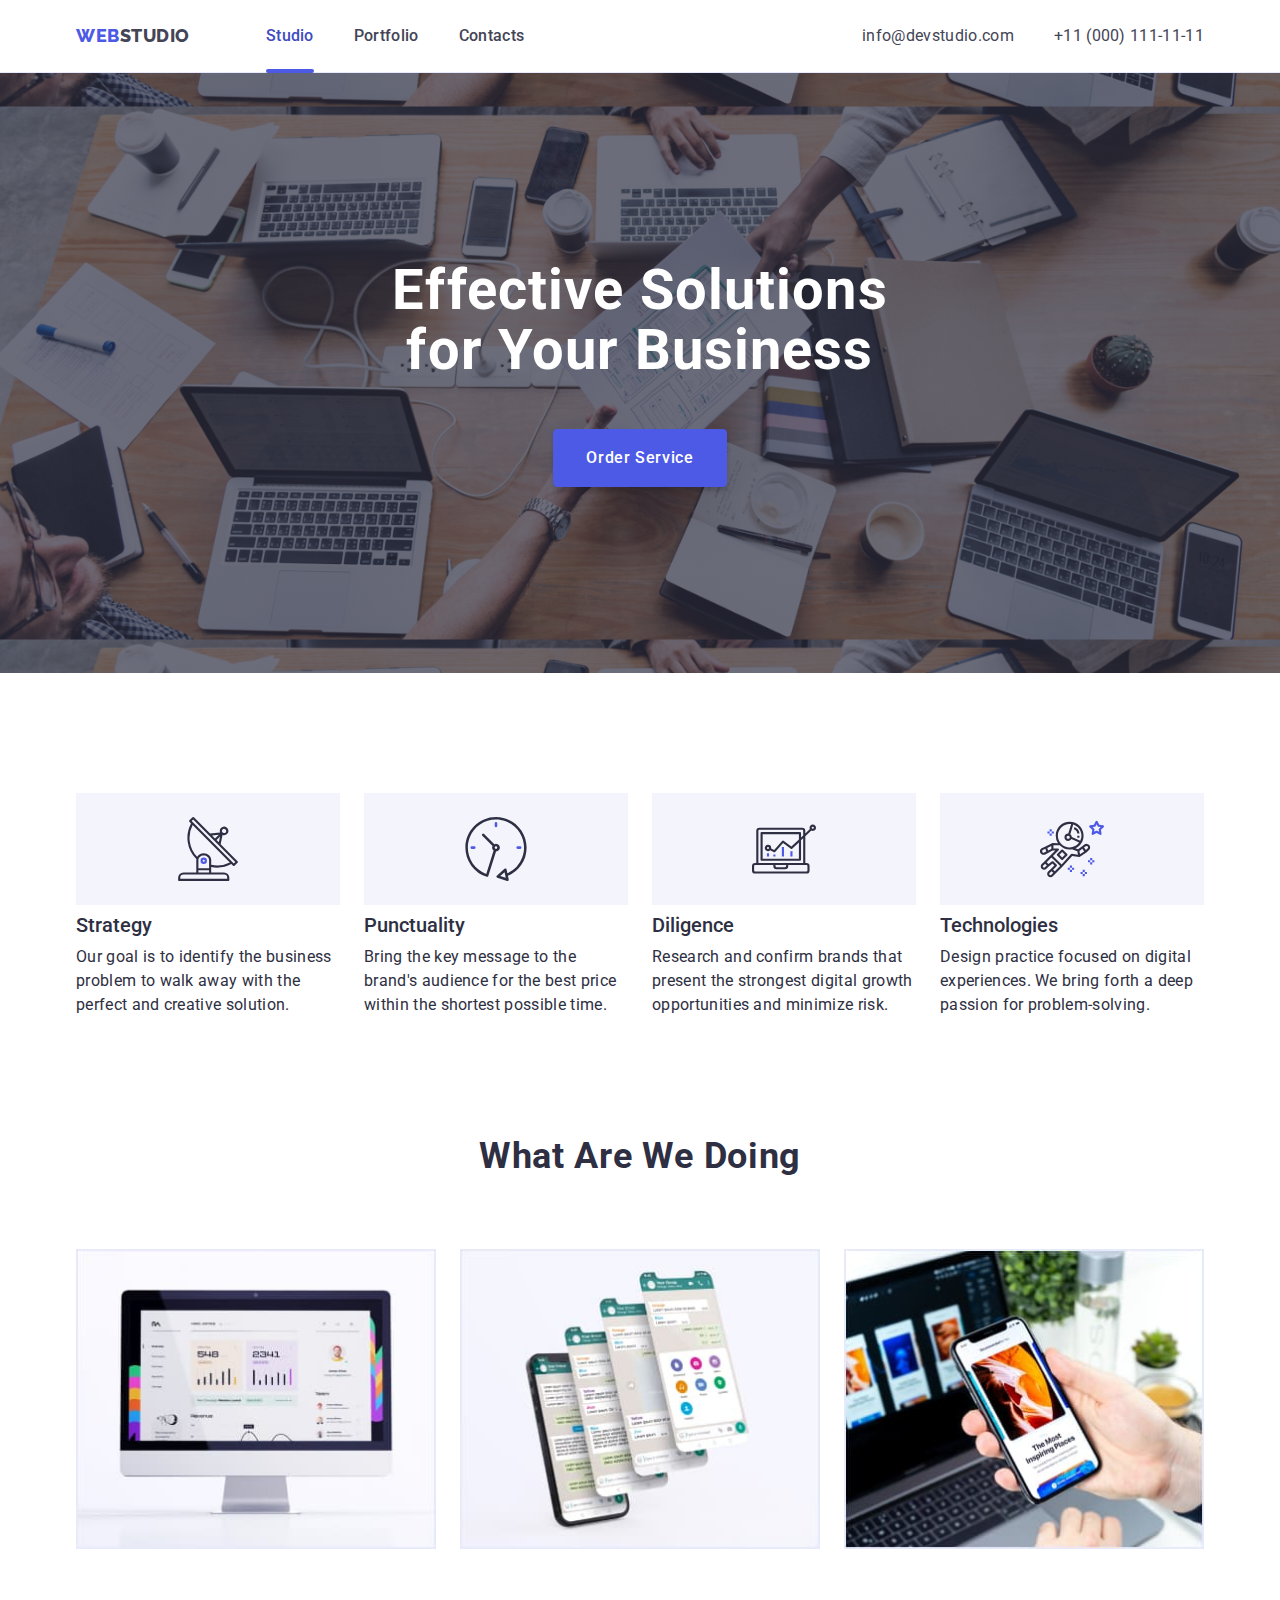
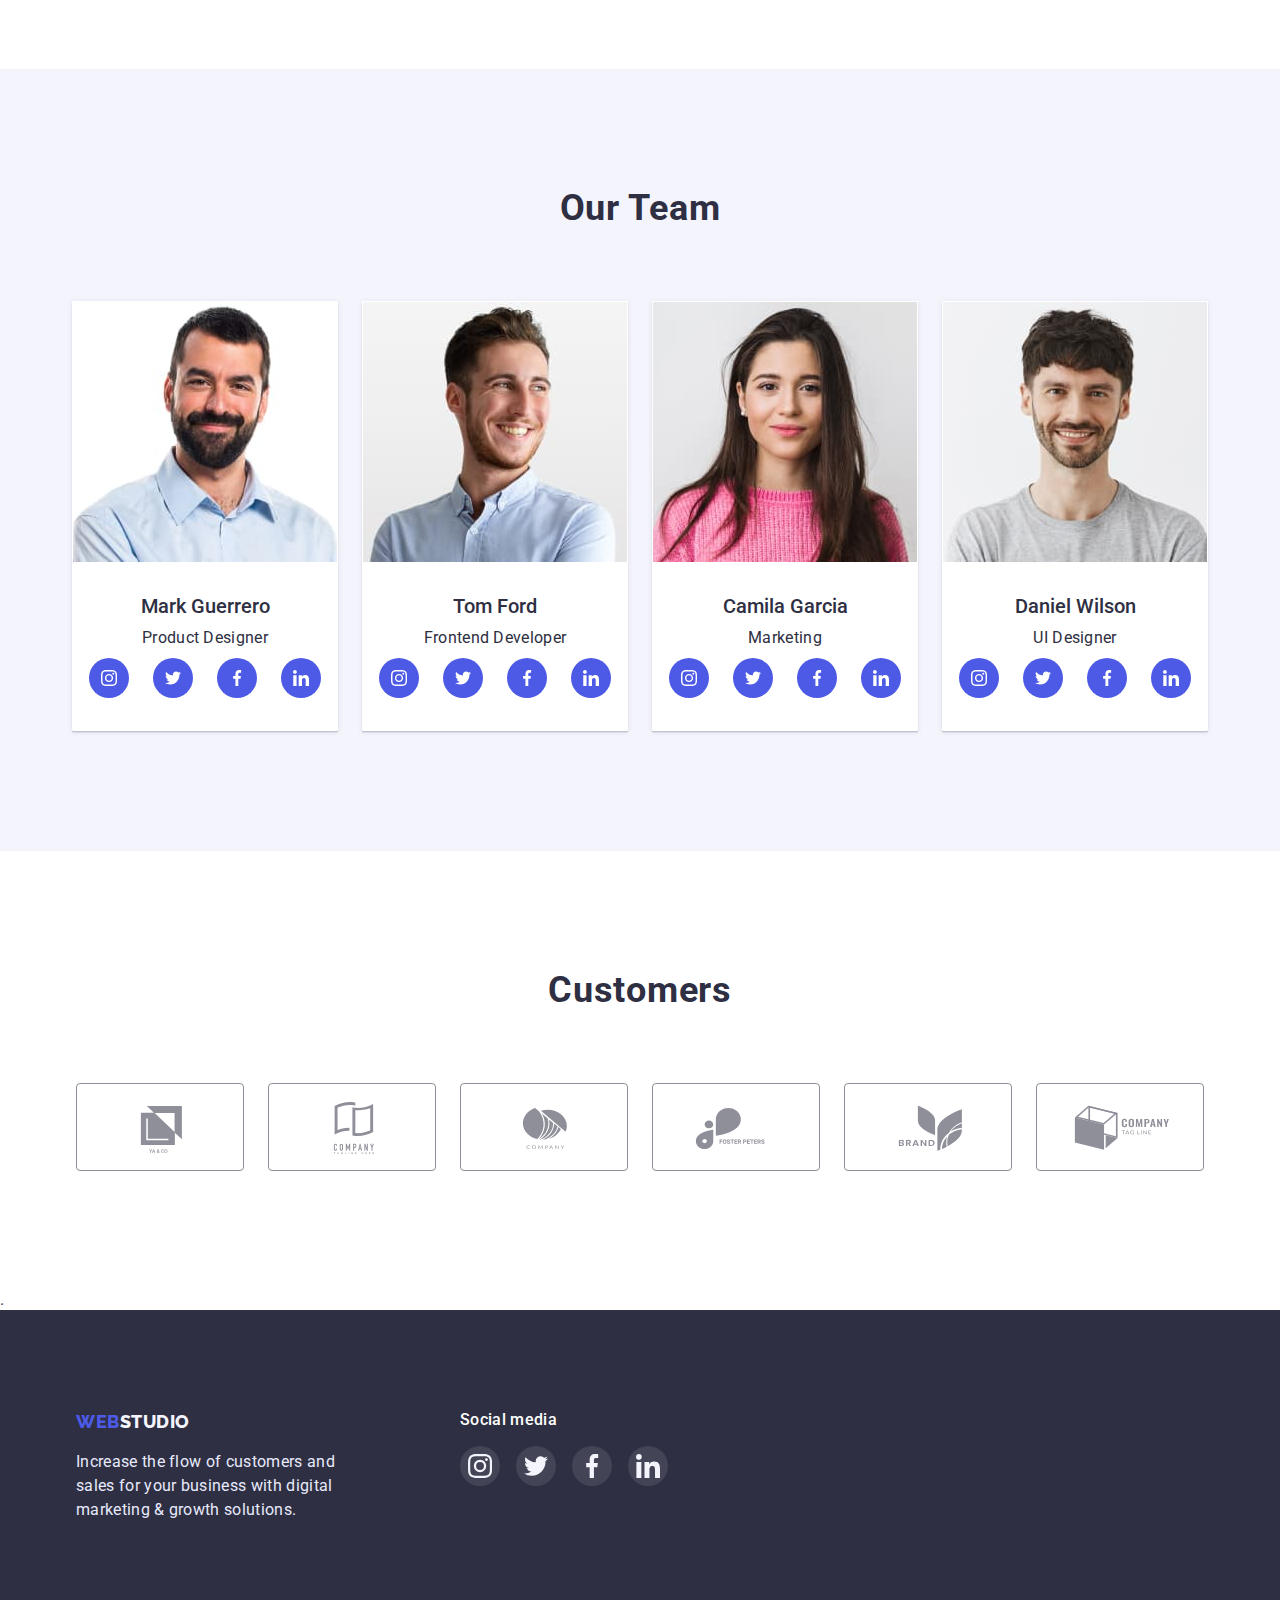
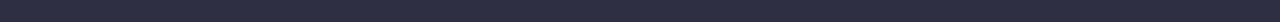
<file: index.html>
<!DOCTYPE html>
<html lang="en">
	<head>
		<meta charset="UTF-8" />
		<meta http-equiv="X-UA-Compatible" content="IE=edge" />
		<meta name="viewport" content="width=device-width, initial-scale=1.0" />
		<title>WebStudio</title>
		<style>
			@import url("https://fonts.googleapis.com/css2?family=Raleway:wght@800&family=Roboto:wght@400;500;700;900&display=swap");
		</style>
		<link
			rel="stylesheet"
			href="https://cdn.jsdelivr.net/npm/modern-normalize@1.1.0/modern-normalize.min.css"
		/>
		<link rel="stylesheet" href="./css/style.css" />
	</head>

	<body>
		<header class="head">
			<div class="container">
				<nav class="nav">
					<a href="./index.html" class="logo logo-link"
						><span class="logo-web">Web</span>Studio</a
					>

					<ul class="list head-nav">
						<li class="item"><a href="./index.html" class="link head-nav-link vizit">Studio</a></li>
						<li class="item">
							<a href="./portfolio.html" class="link head-nav-link ">Portfolio</a>
						</li>
						<li class="item"><a href="" class="link head-nav-link">Contacts</a></li>
					</ul>
				</nav>
				<address class="contact">
					<ul class="list list-contact">
						<li class="item">
							<a href="mailto:info@devstudio.com" class="link ">info@devstudio.com</a>
						</li>
						<li class="item">
							<a href="tel:+110001111111" class="link">+11 (000) 111-11-11</a>
						</li>
					</ul>
				</address>
			</div>
		</header>

		<main>
			<!-- Hero-->
			<section class="hero">
				<div class="container">
					<h1 class="hero-title">Effective Solutions for Your Business </h1>
					<button class="hero-btn button " type="button" data-modal-open>Order Service</button>
				</div>
			</section>
			<!-- перевагі -->
			<section class="section section-features">
				<div class="container">
					<h2 class="visually-hidden">features</h2>
					<ul class="list features">
						<li class="item features-strategy">
							<div class="features-head">
								<svg class="features-icon">
									<use href="./images/symbol-defs.svg#icon-antenna"></use>
								</svg>
							</div>

							<h3 class="section-subtitle">Strategy</h3>
							<p class="section-text">
								Our goal is to identify the business problem to walk away with the perfect
								and creative solution.
							</p>
						</li>

						<li class="item features-punctuality">
							<div class="features-head">
								<svg class="features-icon">
									<use href="./images/symbol-defs.svg#icon-clock"></use>
								</svg>
							</div>

							<h3 class="section-subtitle">Punctuality</h3>
							<p class="section-text">
								Bring the key message to the brand's audience for the best price within
								the shortest possible time.
							</p>
						</li>

						<li class="item features-diligence">
							<div class="features-head">
								<svg class="features-icon">
									<use href="./images/symbol-defs.svg#icon-diagram"></use>
								</svg>
							</div>

							<h3 class="section-subtitle">Diligence</h3>
							<p class="section-text">
								Research and confirm brands that present the strongest digital growth
								opportunities and minimize risk.
							</p>
						</li>

						<li class="item features-technologies">
							<div class="features-head">
								<svg class="features-icon">
									<use href="./images/symbol-defs.svg#icon-astronaut"></use>
								</svg>
							</div>

							<h3 class="section-subtitle">Technologies</h3>
							<p class="section-text">
								Design practice focused on digital experiences. We bring forth a deep
								passion for problem-solving.
							</p>
						</li>
					</ul>
				</div>
			</section>
			<!-- продукти -->
			<section class="section produkt">
				<div class="container">
					<h2 class="section-title">What are we doing</h2>
					<ul class="list list-produkt">
						<li class="item">
							<img
								src="./images/webstudio/produkt/desctop.jpg"
								alt="desctop"
								width="360"
							/>
						</li>
						<li class="item">
							<img src="./images/webstudio/produkt/mobile.jpg" alt="mobile" width="360" />
						</li>
						<li class="item">
							<img
								src="./images/webstudio/produkt/notebook.jpg"
								alt="notebook"
								width="360"
							/>
						</li>
					</ul>
				</div>
			</section>

			<!-- команда -->
			<section class="section team">
				<div class="container">
					<h2 class="section-title">Our Team</h2>
					<ul class="list list-team">
						<li class="item">
							<img
								src="./images/webstudio/team/team1.jpg"
								alt="Product Designer"
								width="264"
							/>
							<div class="card-team">
								<h3 class="section-subtitle">Mark Guerrero</h3>
								<p class="section-text">Product Designer</p>

								<ul class="list list-team-social-icon">
									<li>
										<a href="#">
											<svg class="team-social-icon">
												<use href="./images/symbol-defs.svg#icon-instagram"></use>
											</svg>
										</a>
									</li>
									<li>
										<a href="#"
											><svg class="team-social-icon">
												<use href="./images/symbol-defs.svg#icon-twitter"></use>
											</svg>
										</a>
									</li>
									<li>
										<a href="#"
											><svg class="team-social-icon">
												<use href="./images/symbol-defs.svg#icon-facebook"></use>
											</svg>
										</a>
									</li>
									<li>
										<a href="#"
											><svg class="team-social-icon">
												<use href="./images/symbol-defs.svg#icon-linkedin"></use>
											</svg>
										</a>
									</li>
								</ul>
							</div>
						</li>

						<li class="item">
							<img
								src="./images/webstudio/team/team2.jpg"
								alt="Frontend Developer"
								width="264"
							/>
							<div class="card-team">
								<h3 class="section-subtitle">Tom Ford</h3>
								<p class="section-text">Frontend Developer</p>
								<ul class="list list-team-social-icon">
									<li>
										<a href="#">
											<svg class="team-social-icon">
												<use href="./images/symbol-defs.svg#icon-instagram"></use>
											</svg>
										</a>
									</li>
									<li>
										<a href="#"
											><svg class="team-social-icon">
												<use href="./images/symbol-defs.svg#icon-twitter"></use>
											</svg>
										</a>
									</li>
									<li>
										<a href="#"
											><svg class="team-social-icon">
												<use href="./images/symbol-defs.svg#icon-facebook"></use>
											</svg>
										</a>
									</li>
									<li>
										<a href="#"
											><svg class="team-social-icon">
												<use href="./images/symbol-defs.svg#icon-linkedin"></use>
											</svg>
										</a>
									</li>
								</ul>
							</div>
						</li>
						<li class="item">
							<img src="./images/webstudio/team/team3.jpg" alt="Marketing" width="264" />
							<div class="card-team">
								<h3 class="section-subtitle">Camila Garcia</h3>
								<p class="section-text">Marketing</p>
								<ul class="list list-team-social-icon">
									<li>
										<a href="#">
											<svg class="team-social-icon">
												<use href="./images/symbol-defs.svg#icon-instagram"></use>
											</svg>
										</a>
									</li>
									<li>
										<a href="#"
											><svg class="team-social-icon">
												<use href="./images/symbol-defs.svg#icon-twitter"></use>
											</svg>
										</a>
									</li>
									<li>
										<a href="#"
											><svg class="team-social-icon">
												<use href="./images/symbol-defs.svg#icon-facebook"></use>
											</svg>
										</a>
									</li>
									<li>
										<a href="#"
											><svg class="team-social-icon">
												<use href="./images/symbol-defs.svg#icon-linkedin"></use>
											</svg>
										</a>
									</li>
								</ul>
							</div>
						</li>
						<li class="item">
							<img
								src="./images/webstudio/team/team4.jpg"
								alt="UI Designer"
								width="264"
							/>

							<div class="card-team">
								<h3 class="section-subtitle">Daniel Wilson</h3>
								<p class="section-text">UI Designer</p>
								<ul class="list list-team-social-icon">
									<li>
										<a href="#">
											<svg class="team-social-icon">
												<use href="./images/symbol-defs.svg#icon-instagram"></use>
											</svg>
										</a>
									</li>
									<li>
										<a href="#"
											><svg class="team-social-icon">
												<use href="./images/symbol-defs.svg#icon-twitter"></use>
											</svg>
										</a>
									</li>
									<li>
										<a href="#"
											><svg class="team-social-icon">
												<use href="./images/symbol-defs.svg#icon-facebook"></use>
											</svg>
										</a>
									</li>
									<li>
										<a href="#"
											><svg class="team-social-icon">
												<use href="./images/symbol-defs.svg#icon-linkedin"></use>
											</svg>
										</a>
									</li>
								</ul>
							</div>
						</li>
					</ul>
				</div>
			</section>

			<!-- клиенты -->
			<section class="section customers">
				<div class="container">
					<h2 class="section-title">Customers</h2>
					<ul class="list list-customers">
						<li class="item-customers">
							<a href="#" class="link-customers"
								><svg class="icon-customers">
									<use href="./images/symbol-defs.svg#icon-company-1"></use>
								</svg>
							</a>
						</li>
						<li class="item-customers">
							<a href="#" class="link-customers"
								><svg class="icon-customers">
									<use href="./images/symbol-defs.svg#icon-company-2"></use>
								</svg>
							</a>
						</li>
						<li class="item-customers">
							<a href="#" class="link-customers"
								><svg class="icon-customers">
									<use href="./images/symbol-defs.svg#icon-company-3"></use>
								</svg>
							</a>
						</li>
						<li class="item-customers">
							<a href="#" class="link-customers"
								><svg class="icon-customers">
									<use href="./images/symbol-defs.svg#icon-company-4"></use>
								</svg>
							</a>
						</li>
						<li class="item-customers">
							<a href="#" class="link-customers"
								><svg class="icon-customers">
									<use href="./images/symbol-defs.svg#icon-company-5"></use>
								</svg>
							</a>
						</li>
						<li class="item-customers">
							<a href="#" class="link-customers"
								><svg class="icon-customers">
									<use href="./images/symbol-defs.svg#icon-company-6"></use>
								</svg>
							</a>
						</li>
					</ul>
				</div>
			</section>
			.
		</main>

		<footer class="basement">
			<div class="container container-basement">
				<div class="description">
					<a href="./index.html" class="logo logo-link"
						><span class="logo-web">Web</span>Studio</a
					>
					<p class="futer-text">
						Increase the flow of customers and sales for your business with digital
						marketing & growth solutions.
					</p>
				</div>
				<div class="social">
					<h2 class="social-title">Social media</h2>
					<ul class="list list-social">
						<li>
							<a href="#" class="link-social">
								<svg class="social-icon">
									<use href="./images/symbol-defs.svg#icon-instagram"></use>
								</svg>
							</a>
						</li>
						<li>
							<a href="#" class="link-social"
								><svg class="social-icon">
									<use href="./images/symbol-defs.svg#icon-twitter"></use>
								</svg>
							</a>
						</li>
						<li>
							<a href="#" class="link-social"
								><svg class="social-icon">
									<use href="./images/symbol-defs.svg#icon-facebook"></use>
								</svg>
							</a>
						</li>
						<li>
							<a href="#" class="link-social"
								><svg class="social-icon">
									<use href="./images/symbol-defs.svg#icon-linkedin"></use>
								</svg>
							</a>
						</li>
					</ul>
				</div>
			</div>
		</footer>

		<!-- modal -->

		<div class="backdrop is-hidden "data-modal>
			<div class="hero-modal">					<button type="button" class="hero-modal-close" data-modal-close><svg class="hero-modal-close-icon">
				<use href="./images/symbol-defs.svg#icon-close-black-18dp"></use>
			</svg></button>
</div>
		</div>

<!-- skript -->

		<script src="./js/modal.js"></script>
	</body>
</html>
</file>
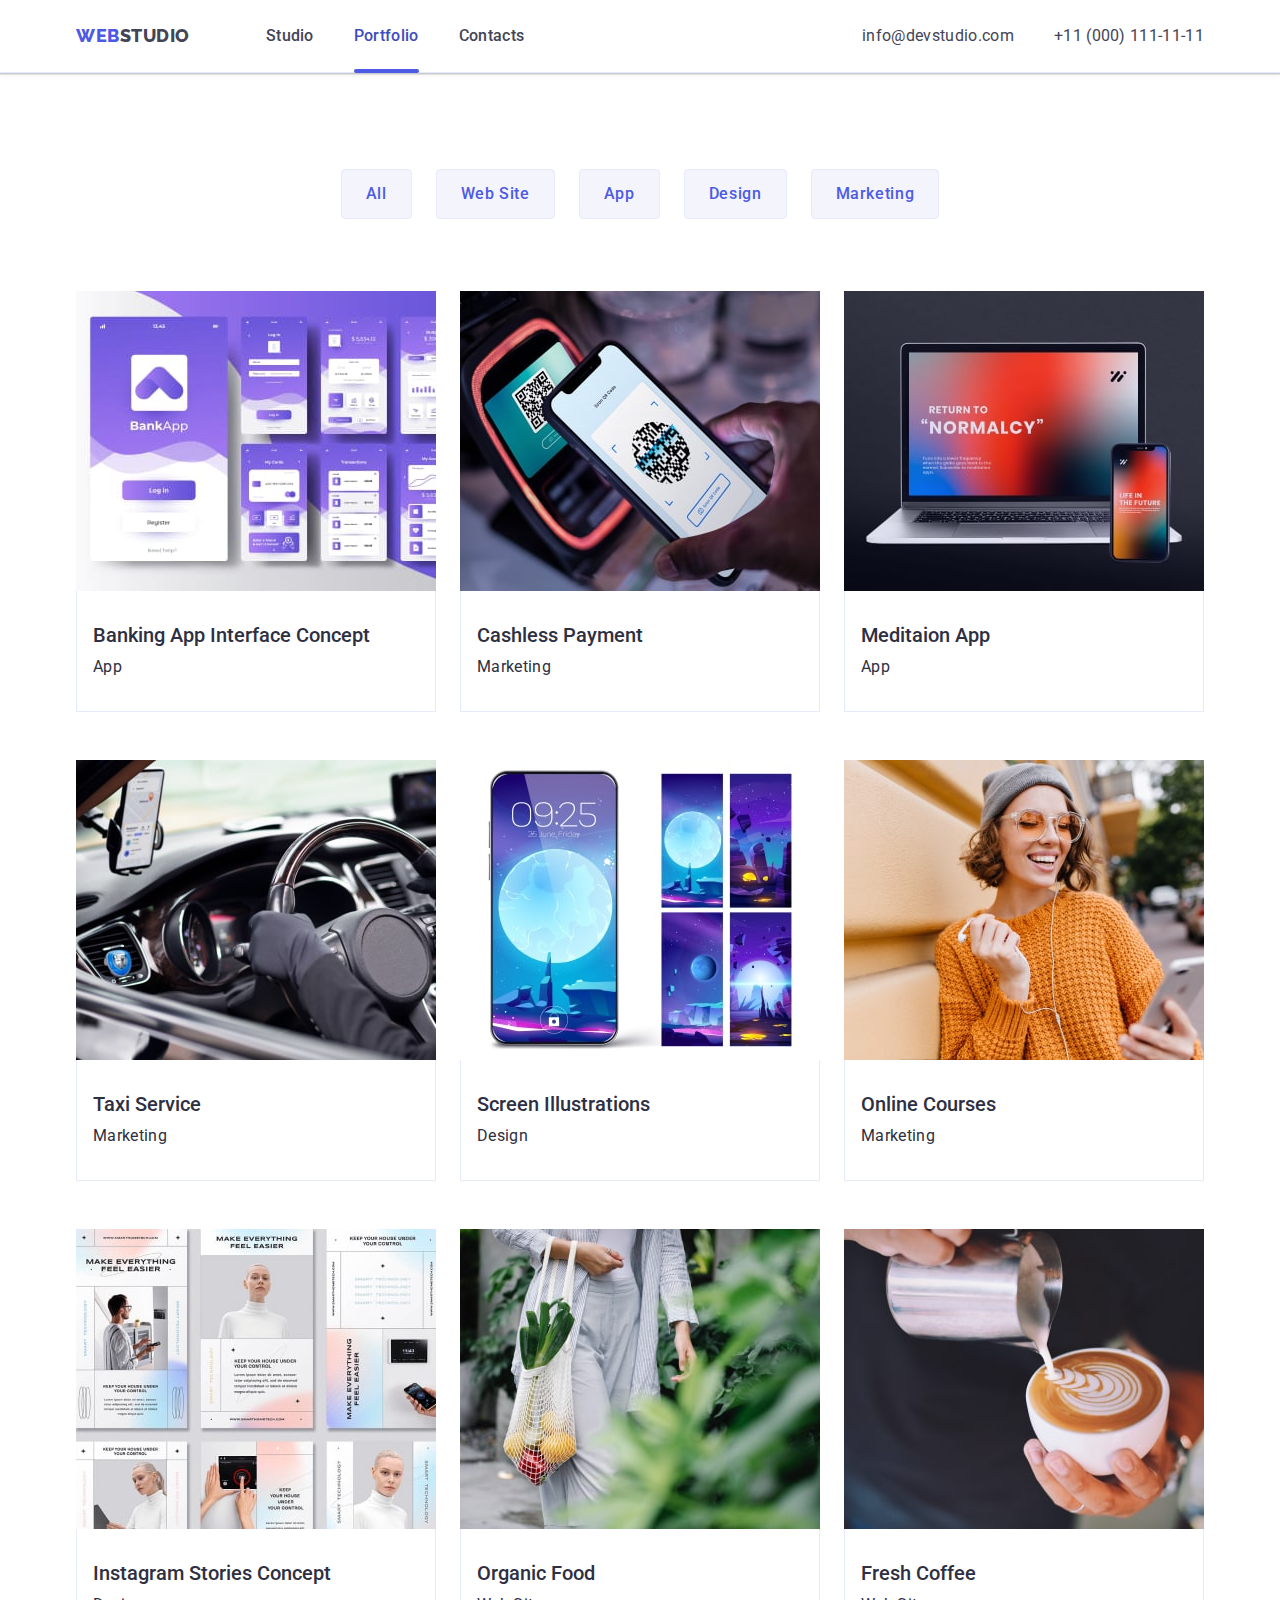
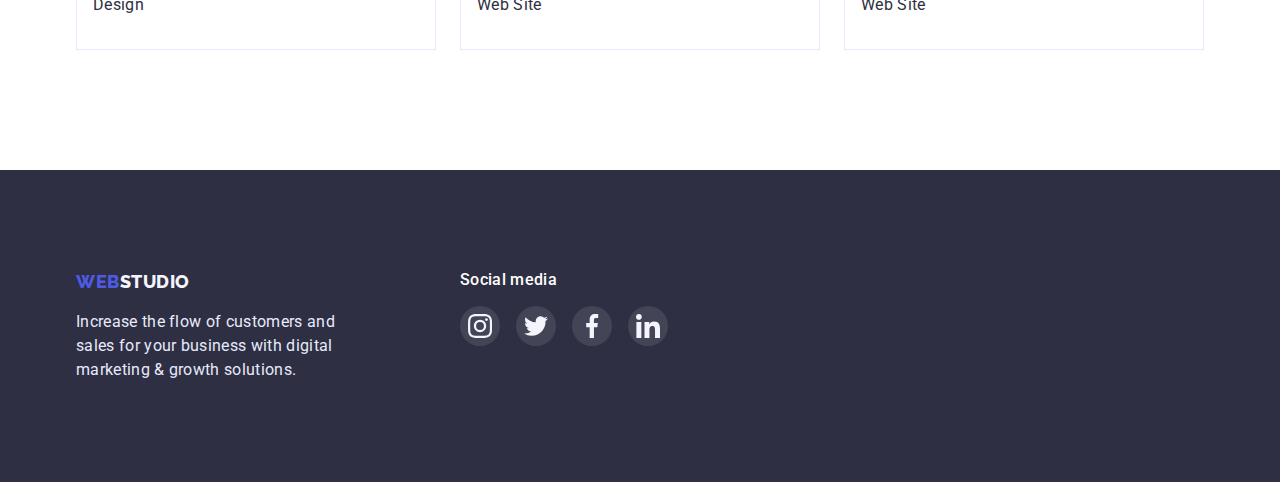
<file: portfolio.html>
<!DOCTYPE html>
<html lang="en">
	<head>
		<meta charset="UTF-8" />
		<meta http-equiv="X-UA-Compatible" content="IE=edge" />
		<meta name="viewport" content="width=device-width, initial-scale=1.0" />
		<title>Portfolio</title>
		<style>
			@import url("https://fonts.googleapis.com/css2?family=Raleway:wght@800&family=Roboto:wght@400;500;700;900&display=swap");
		</style>
		<link
			rel="stylesheet"
			href="https://cdn.jsdelivr.net/npm/modern-normalize@1.1.0/modern-normalize.min.css"
		/>
		<link rel="stylesheet" href="./css/style.css" />
	</head>
	<body>
		<header class="head">
			<div class="container">
				<nav class="nav">
					<a href="./index.html" class="logo logo-link"
						><span class="logo-web">Web</span>Studio</a
					>

					<ul class="list head-nav">
						<li class="item">
							<a href="./index.html" class="link head-nav-link">Studio</a>
						</li>
						<li class="item">
							<a href="./portfolio.html" class="link head-nav-link vizit">Portfolio</a>
						</li>
						<li class="item"><a href="" class="link head-nav-link">Contacts</a></li>
					</ul>
				</nav>
				<address class="contact">
					<ul class="list list-contact">
						<li class="item">
							<a href="mailto:info@devstudio.com" class="link">info@devstudio.com</a>
						</li>
						<li class="item">
							<a href="tel:+110001111111" class="link">+11 (000) 111-11-11</a>
						</li>
					</ul>
				</address>
			</div>
		</header>

		<main>
			<section class="section portfolio">
				<div class="container">
					<h1 class="visually-hidden">Portfolio</h1>
					<ul class="list portfolio-select">
						<li class="item"><button type="button">All</button></li>
						<li class="item"><button type="button">Web Site</button></li>
						<li class="item"><button type="button">App</button></li>
						<li class="item"><button type="button">Design</button></li>
						<li class="item"><button type="button">Marketing</button></li>
					</ul>
					<ul class="list portfolio-examples">
						<li class="item">
							<a href="" class="link link-examples">
								<div class="thumb-exemples">
									<img
										src="./images/portfolio/port1-min.jpg"
										class="img-examples"
										alt="Banking App Interface Concept"
									/>
									<div class="overlay-exemples">
										<p class="text-overlay">
											14 Stylish and User-Friendly App Design Concepts · Task Manager App
											· Calorie Tracker App · Exotic Fruit Ecommerce App · Cloud Storage
											App
										</p>
									</div>
								</div>

								<div class="card-exemples">
									<h3 class="section-subtitle">Banking App Interface Concept</h3>
									<p class="section-text">App</p>
								</div>
							</a>
						</li>
						<li class="item">
							<a href="" class="link link-examples">
								<div class="thumb-exemples">
									<img
										src="./images/portfolio/port2-min.jpg"
										width="360"
										alt="Cashless Payment"
									/>
									<div class="overlay-exemples">
										<p class="text-overlay">
											14 Stylish and User-Friendly App Design Concepts · Task Manager App
											· Calorie Tracker App · Exotic Fruit Ecommerce App · Cloud Storage
											App
										</p>
									</div>
								</div>
								<div class="card-exemples">
									<h3 class="section-subtitle">Cashless Payment</h3>
									<p class="section-text">Marketing</p>
								</div>
							</a>
						</li>
						<li class="item">
							<a href="" class="link link-examples">
								<div class="thumb-exemples">
									<img
										src="./images/portfolio/port3-min.jpg"
										width="360"
										alt="Meditaion App"
									/>
									<div class="overlay-exemples">
										<p class="text-overlay">
											14 Stylish and User-Friendly App Design Concepts · Task Manager App
											· Calorie Tracker App · Exotic Fruit Ecommerce App · Cloud Storage
											App
										</p>
									</div>
								</div>

								<div class="card-exemples">
									<h3 class="section-subtitle">Meditaion App</h3>
									<p class="section-text">App</p>
								</div>
							</a>
						</li>
						<li class="item">
							<a href="" class="link link-examples">
								<div class="thumb-exemples">
									<img
										src="./images/portfolio/port4-min.jpg"
										width="360"
										alt="Taxi Service"
									/>
									<div class="overlay-exemples">
										<p class="text-overlay">
											14 Stylish and User-Friendly App Design Concepts · Task Manager App
											· Calorie Tracker App · Exotic Fruit Ecommerce App · Cloud Storage
											App
										</p>
									</div>
								</div>

								<div class="card-exemples">
									<h3 class="section-subtitle">Taxi Service</h3>
									<p class="section-text">Marketing</p>
								</div>
							</a>
						</li>
						<li class="item">
							<a href="" class="link link-examples">
								<div class="thumb-exemples">
									<img
										src="./images/portfolio/port5-min.jpg"
										width="360"
										alt="Screen Illustrations"
									/>
									<div class="overlay-exemples">
										<p class="text-overlay">
											14 Stylish and User-Friendly App Design Concepts · Task Manager App
											· Calorie Tracker App · Exotic Fruit Ecommerce App · Cloud Storage
											App
										</p>
									</div>
								</div>

								<div class="card-exemples">
									<h3 class="section-subtitle">Screen Illustrations</h3>
									<p class="section-text">Design</p>
								</div>
							</a>
						</li>
						<li class="item">
							<a href="" class="link link-examples">
								<div class="thumb-exemples">
									<img
										src="./images/portfolio/port6-min.jpg"
										width="360"
										alt="Online Courses"
									/>
									<div class="overlay-exemples">
										<p class="text-overlay">
											14 Stylish and User-Friendly App Design Concepts · Task Manager App
											· Calorie Tracker App · Exotic Fruit Ecommerce App · Cloud Storage
											App
										</p>
									</div>
								</div>

								<div class="card-exemples">
									<h3 class="section-subtitle">Online Courses</h3>
									<p class="section-text">Marketing</p>
								</div>
							</a>
						</li>
						<li class="item">
							<a href="" class="link link-examples">
								<div class="thumb-exemples">
									<img
										src="./images/portfolio/port7-min.jpg"
										width="360"
										alt="Instagram Stories Concept"
									/>
									<div class="overlay-exemples">
										<p class="text-overlay">
											14 Stylish and User-Friendly App Design Concepts · Task Manager App
											· Calorie Tracker App · Exotic Fruit Ecommerce App · Cloud Storage
											App
										</p>
									</div>
								</div>

								<div class="card-exemples">
									<h3 class="section-subtitle">Instagram Stories Concept</h3>
									<p class="section-text">Design</p>
								</div>
							</a>
						</li>
						<li class="item">
							<a href="" class="link link-examples">
								<div class="thumb-exemples">
									<img
										src="./images/portfolio/port8-min.jpg"
										width="360"
										alt="Organic Food"
									/>
									<div class="overlay-exemples">
										<p class="text-overlay">
											14 Stylish and User-Friendly App Design Concepts · Task Manager App
											· Calorie Tracker App · Exotic Fruit Ecommerce App · Cloud Storage
											App
										</p>
									</div>
								</div>

								<div class="card-exemples">
									<h3 class="section-subtitle">Organic Food</h3>
									<p class="section-text">Web Site</p>
								</div>
							</a>
						</li>
						<li class="item">
							<a href="" class="link link-examples">
								<div class="thumb-exemples">
									<img
										src="./images/portfolio/port9-min.jpg"
										width="360"
										alt="Fresh Coffee"
									/>
									<div class="overlay-exemples">
										<p class="text-overlay">
											14 Stylish and User-Friendly App Design Concepts · Task Manager App
											· Calorie Tracker App · Exotic Fruit Ecommerce App · Cloud Storage
											App
										</p>
									</div>
								</div>

								<div class="card-exemples">
									<h3 class="section-subtitle">Fresh Coffee</h3>
									<p class="section-text">Web Site</p>
								</div>
							</a>
						</li>
					</ul>
				</div>
			</section>
		</main>
		<footer class="basement">
			<div class="container container-basement">
				<div class="description">
					<a href="./index.html" class="logo logo-link"
						><span class="logo-web">Web</span>Studio</a
					>
					<p class="futer-text">
						Increase the flow of customers and sales for your business with digital
						marketing & growth solutions.
					</p>
				</div>
				<div class="social">
					<h2 class="social-title">Social media</h2>
					<ul class="list list-social">
						<li>
							<a href="#" class="link-social">
								<svg class="social-icon">
									<use href="./images/symbol-defs.svg#icon-instagram"></use>
								</svg>
							</a>
						</li>
						<li>
							<a href="#" class="link-social"
								><svg class="social-icon">
									<use href="./images/symbol-defs.svg#icon-twitter"></use>
								</svg>
							</a>
						</li>
						<li>
							<a href="#" class="link-social"
								><svg class="social-icon">
									<use href="./images/symbol-defs.svg#icon-facebook"></use>
								</svg>
							</a>
						</li>
						<li>
							<a href="#" class="link-social"
								><svg class="social-icon">
									<use href="./images/symbol-defs.svg#icon-linkedin"></use>
								</svg>
							</a>
						</li>
					</ul>
				</div>
			</div>
		</footer>
	</body>
</html>
</file>
<file: css/style.css>
/* css var */
:root {
	--primari-brend: #4d5ae5;
	--pressed-state: #404bbf;
	--dark: #2e2f42;
	--success: #31d0aa;
	--text: #434455;
	--subtitl-text: #8e8f99;
	--accent: #e7e9fc;
	--light: #f4f4fd;
	--modal-overlay: #2e2f42;
	--hero-background: #2e2f42;
	--white: #ffffff;

	--margin-gap: 24px;

	--timing-funcion: cubic-bezier(0.4, 0, 0.2, 1);
	--transition-time: 250ms;
}

body {
	color: var(--text);
	font-family: roboto, sans-serif;
	font-size: 16px;
	background-color: var(--white);
}
.section {
	padding-top: 120px;
	padding-bottom: 120px;
}

.container {
	max-width: 1158px;
	padding-left: 15px;
	padding-right: 15px;
	margin-left: auto;
	margin-right: auto;
}

.section-title {
	color: var(--dark);
	font-size: 36px;
	text-transform: capitalize;
	text-align: center;
	line-height: 1.11;
	letter-spacing: 0.02em;

	margin-top: 0;
	margin-bottom: 72px;
}

.visually-hidden {
	position: absolute;
	width: 1px;
	height: 1px;
	margin: -1px;
	border: 0;
	padding: 0;
	white-space: nowrap;
	clip-path: inset(100%);
	clip: rect(0 0 0 0);
	overflow: hidden;
}

.section-subtitle {
	color: var(--dark);
	font-size: 20px;
	font-weight: 500;
	line-height: 1.2;
	margin-top: 0;
	margin-bottom: 8px;
}

.section-text {
	color: var(--dark);
	line-height: 1.5;
	letter-spacing: 0.02em;

	margin-top: 0;
	margin-bottom: 0;
}

.link,
.logo-link {
	display: block;
	text-decoration: none;

	/* transition-property: color;
	transition-duration: var(--transition-time);
	transition-timing-function: var(--timing-funcion); */
}

.list {
	list-style: none;
	margin-bottom: 0;
	margin-top: 0;
	padding: 0;
}

.link:focus,
.link:hover {
	color: var(--pressed-state);
}

button {
	color: var(--primari-brend);
	font-family: inherit;
	font-weight: 500;
	font-size: 16px;
	letter-spacing: 0.04em;
	line-height: 1.5;

	padding: 12px 24px;

	background-color: var(--light);
	border: 1px solid var(--accent);
	border-radius: 4px;

	cursor: pointer;

	transition-property: background-color, color, border-color, box-shadow;
	transition-duration: var(--transition-time);
	transition-timing-function: var(--timing-funcion);
}

button:focus,
button:hover {
	background-color: var(--pressed-state);
	color: var(--white);
	border-color: var(--pressed-state);
	box-shadow: 0px 2px 2px 0px #0000001f, 0px 2px 1px 0px #00000014,
		0px 3px 1px 0px #0000001a;
}

img {
	display: block;
	max-width: 100%;
}

/* header */

.head {
	border-bottom: var(--accent) solid 1px;
	box-shadow: 0px 1px 6px 0px rgba(46, 47, 66, 0.08),
		0px 1px 1px 0px rgba(46, 47, 66, 0.16), 0px 2px 1px 0px rgba(46, 47, 66, 0.08);
}

.head > .container {
	display: flex;
	align-items: center;
}

/* logo */

.nav {
	display: flex;
	align-items: center;
}

.logo {
	color: inherit;
	font-family: raleway, sans-serif;
	font-weight: 800;
	font-size: 18px;
	line-height: 1.33;
	letter-spacing: 0.03em;
	text-transform: uppercase;
}

.logo-web {
	color: var(--primari-brend);
}

/* head-nav */

.head-nav {
	display: flex;
	margin-left: 76px;
}

.head-nav > .item:not(:last-child) {
	margin-right: 40px;
}

.head-nav-link {
	position: relative;
	color: inherit;
	font-weight: 500;
	line-height: 1.5;
	letter-spacing: 0.02em;

	padding-top: 24px;
	padding-bottom: 24px;
}

.vizit::after {
	position: absolute;
	content: "";
	width: 100%;
	height: 4px;
	bottom: -1px;
	left: 0;

	background-color: var(--primari-brend);
	border-radius: 2px;
}
.head-nav-link.vizit{
	color: var(--pressed-state);
}
.head .link{
	transition-property: color;
	transition-duration: var(--transition-time);
	transition-timing-function: var(--timing-funcion);

}

/* contact */

.contact {
	margin-left: auto;
}

.list-contact {
	display: flex;
}

.contact a {
	color: inherit;
	font-style: normal;
	letter-spacing: 0.02em;
	line-height: 1.5;

	padding-top: 24px;
	padding-bottom: 24px;
}

.list-contact > .item:not(:last-child) {
	margin-right: 40px;
}

/* hero*/

.hero {
	text-align: center;
	max-width: 1440px;
	height: 600px;
	margin-left: auto;
	margin-right: auto;
	padding-bottom: 188px;
	padding-top: 188px;

	background-color: var(--hero-background);
	background-image: linear-gradient(rgba(46, 47, 66, 0.7), rgba(46, 47, 66, 0.7)),
		url(../images/webstudio/hero_background-min.jpg);
	background-position: center;
	background-size: contain;
}

.hero-title {
	color: var(--white);
	font-size: 56px;
	line-height: 1.07;
	letter-spacing: 0.02em;

	max-width: 496px;
	margin-top: 0;
	margin-bottom: 48px;
	margin-left: auto;
	margin-right: auto;
}

.hero-btn {
	color: var(--white);
	background-color: var(--primari-brend);

	min-width: 169px;
	padding: 16px 32px;

	border-radius: 4px;
	border-color: var(--primari-brend);
	box-shadow: 0 4px 4px rgba(0, 0, 0, 0.15);
}
/* modal */

.backdrop {
	position: fixed;
	top: 0;
	left: 0;
	width: 100%;
	height: 100%;
	background-color: rgba(46, 47, 66, 0.4);
	opacity: 1;
	transition-property: opacity, visibility;

	transition-duration: var(--transition-time);
	transition-timing-function: var(--timing-funcion);
}

.backdrop.is-hidden {
	opacity: 0;
	visibility: hidden;
	pointer-events: none;
}

.hero-modal {
	position: absolute;
	width: 408px;
	height: 576px;
	top: 50%;
	left: 50%;

	background-color: #fcfcfc;
	border-radius: 4px;
	box-shadow: 0px 2px 1px 0px rgba(0, 0, 0, 0.2), 0px 1px 3px 0px rgba(0, 0, 0, 0.12),
		0px 1px 1px 0px rgba(0, 0, 0, 0.14);

	transform: translate(-50%, -50%) ;
	transition-property: transform,opacity;
	transition-duration: var(--transition-time);
	transition-timing-function: var(--timing-funcion);

}
.backdrop.is-hidden .hero-modal {
	transform: translate(-200%,-50%) scale(0.2); 
	opacity: 0;
}

.hero-modal-close {
	position: absolute;
	display: flex;
	padding: 8px;
	margin-left: auto;
	top: 24px;
	right: 24px;

	color: #000000;
	background-color: var(--accent);
	border: 1px solid #0000001a;
	border-radius: 50%;
}

.hero-modal-close:hover {
	color: var(--white);
}

.hero-modal-close-icon {
	width: 8px;
	height: 8px;
	fill: currentColor;
}

/* features */

.section-features {
	padding-bottom: 0;
}

.features {
	display: flex;
	margin-left: calc(-1 * var(--margin-gap));
}

.features > .item {
	flex-basis: calc(100% / 4 - var(--margin-gap));
	margin-left: var(--margin-gap);
}

.features-head {
	display: flex;
	background-color: var(--light);
	justify-content: center;
	align-items: center;
	width: 100%;
	min-height: 112px;
	margin-bottom: 8px;
}
.features-icon {
	width: 64px;
	height: 64px;
}

/* produkt */

.list-produkt {
	display: flex;
	margin-left: calc(-1 * var(--margin-gap));
}

.list-produkt > .item {
	flex-basis: calc(100% / 3 - var(--margin-gap));
	margin-left: var(--margin-gap);

	border: var(--accent) solid 1px;
}

/* team */

.team {
	background-color: var(--light);
}

.list-team {
	display: flex;
	justify-content: center;
	text-align: center;
	gap: var(--margin-gap);
}

.list-team > .item {
	flex-basis: calc(100% / 4 - var(--margin-gap));
	background-color: var(--white);

	border: #ffffff solid 1px;
	border-bottom-left-radius: 1px;
	border-bottom-right-radius: 1px;
	box-shadow: 0px 2px 1px 0px #2e2f4214, 0px 1px 1px 0px #2e2f4229,
		0px 1px 6px 0px #2e2f4214;
}

.card-team {
	padding-top: 32px;
	padding-bottom: 32px;
}
.list-team-social-icon {
	max-width: 100%;
	display: flex;
	justify-content: center;
	gap: var(--margin-gap);
	margin-top: 8px;
	padding-left: 16px;
	padding-right: 16px;
}

.list-team-social-icon a {
	display: flex;
	width: 40px;
	height: 40px;

	background-color: var(--primari-brend);
	border-radius: 50%;
	justify-content: center;
	align-items: center;

	transition-property: background;
	transition-duration: var(--transition-time);
	transition-timing-function: var(--timing-funcion);
}

.list-team-social-icon a:hover,
.list-team-social-icon a:focus {
	background-color: var(--pressed-state);
}

.team-social-icon {
	width: 16px;
	height: 16px;
	fill: var(--white);
}

/* customers */

.list-customers {
	display: flex;
	flex-wrap: wrap;
	width: 100%;
	justify-content: center;
	gap: var(--margin-gap);
	margin-left: auto;
	margin-right: auto;
}

.item-customers {
	width: 168px;
}

.link-customers {
	display: flex;
	align-items: center;
	justify-content: center;
	width: 100%;
	min-height: 88px;

	border: 1px solid var(--subtitl-text);
	border-radius: 4px;
	color: var(--subtitl-text);

	transition-property: border-color, color;
	transition-duration: var(--timing-funcion);
	transition-timing-function: var(--timing-funcion);
}

.icon-customers {
	fill: currentColor;
	width: 105px;
	height: 56px;
}

.link-customers:hover,
.link-customers:focus {
	border-color: var(--pressed-state);
	color: var(--pressed-state);
}

/* footer */

.basement {
	background-color: var(--dark);
	padding-top: 100px;
	padding-bottom: 100px;
}

.basement .logo {
	color: var(--light);
	margin-bottom: 16px;
}

.futer-text {
	color: var(--accent);
	line-height: 1.5;
	letter-spacing: 0.02em;
	margin-top: 0;
	margin-bottom: 0;
	max-width: 264px;
}

.container-basement {
	display: flex;
}

.social {
	margin-left: 120px;
}
.social-title {
	font-size: 16px;
	font-weight: 500;
	line-height: 1.28;
	letter-spacing: 0.02em;
	color: var(--white);
	margin-top: 0;
	margin-bottom: 16px;
}

.list-social {
	display: flex;
	gap: 16px;
}

.link-social {
	display: flex;
	width: 40px;
	height: 40px;
	justify-content: center;
	align-items: center;
	background-color: rgba(255, 255, 255, 0.1);
	border-radius: 50%;

	transition-property: background;
	transition-duration: var(--transition-time);
	transition-timing-function: var(--timing-funcion);
}

.social-icon {
	width: 24px;
	height: 24px;

	fill: var(--light);
}

.link-social:hover,
.link-social:focus {
	background-color: var(--success);
}

/* portfolio */

.portfolio {
	padding-top: 96px;
}

.portfolio-select {
	display: flex;
	justify-content: center;
	margin-bottom: 72px;
}

.portfolio-select > .item:not(:last-child) {
	margin-right: 24px;
}

.portfolio-examples {
	display: flex;
	flex-wrap: wrap;

}

.portfolio-examples > .item {
	flex-basis: calc(100%-2 * var(--margin-gap) / 3);
	margin-right: var(--margin-gap);
	margin-bottom: 48px;
}

.link-examples{
	transition-property: box-shadov;
	transition-duration: var(--transition-time);
	transition-timing-function: var(--timing-funcion);

}

.link-examples:hover,
.link-examples:focus {
	box-shadow: 0px 2px 1px 0px #2e2f4214, 0px 1px 1px 0px #2e2f4229,
		0px 1px 6px 0px #2e2f4214;
}

.portfolio-examples > .item:nth-child(3n) {
	margin-right: 0;
}

.portfolio-examples > .item:nth-last-child(-n + 3) {
	margin-bottom: 0;
}

.card-exemples {
	padding-left: 16px;
	padding-top: 32px;
	padding-bottom: 32px;

	border: var(--accent) solid 1px;
	border-top: none;
}

.thumb-exemples {
	position: relative;
	overflow: hidden;
}

.overlay-exemples {
	position: absolute;
	top: 0;
	left: 0;

	width: 100%;
	height: 100%;
	padding-top: 40px;

	background-color: var(--primari-brend);

	transform: translateY(100%);
	transition-property: transform;
	transition-duration: var(--transition-time);
	transition-timing-function: var(--timing-funcion);
}

.text-overlay {
	width: 296px;
	margin: 0 auto;
	color: var(--light);
	line-height: 1.5;
	letter-spacing: 0.02em;
}

.link-examples:hover .overlay-exemples,
.link-examples:focus .overlay-exemples  {
	transform: translateY(0);
}
</file>
